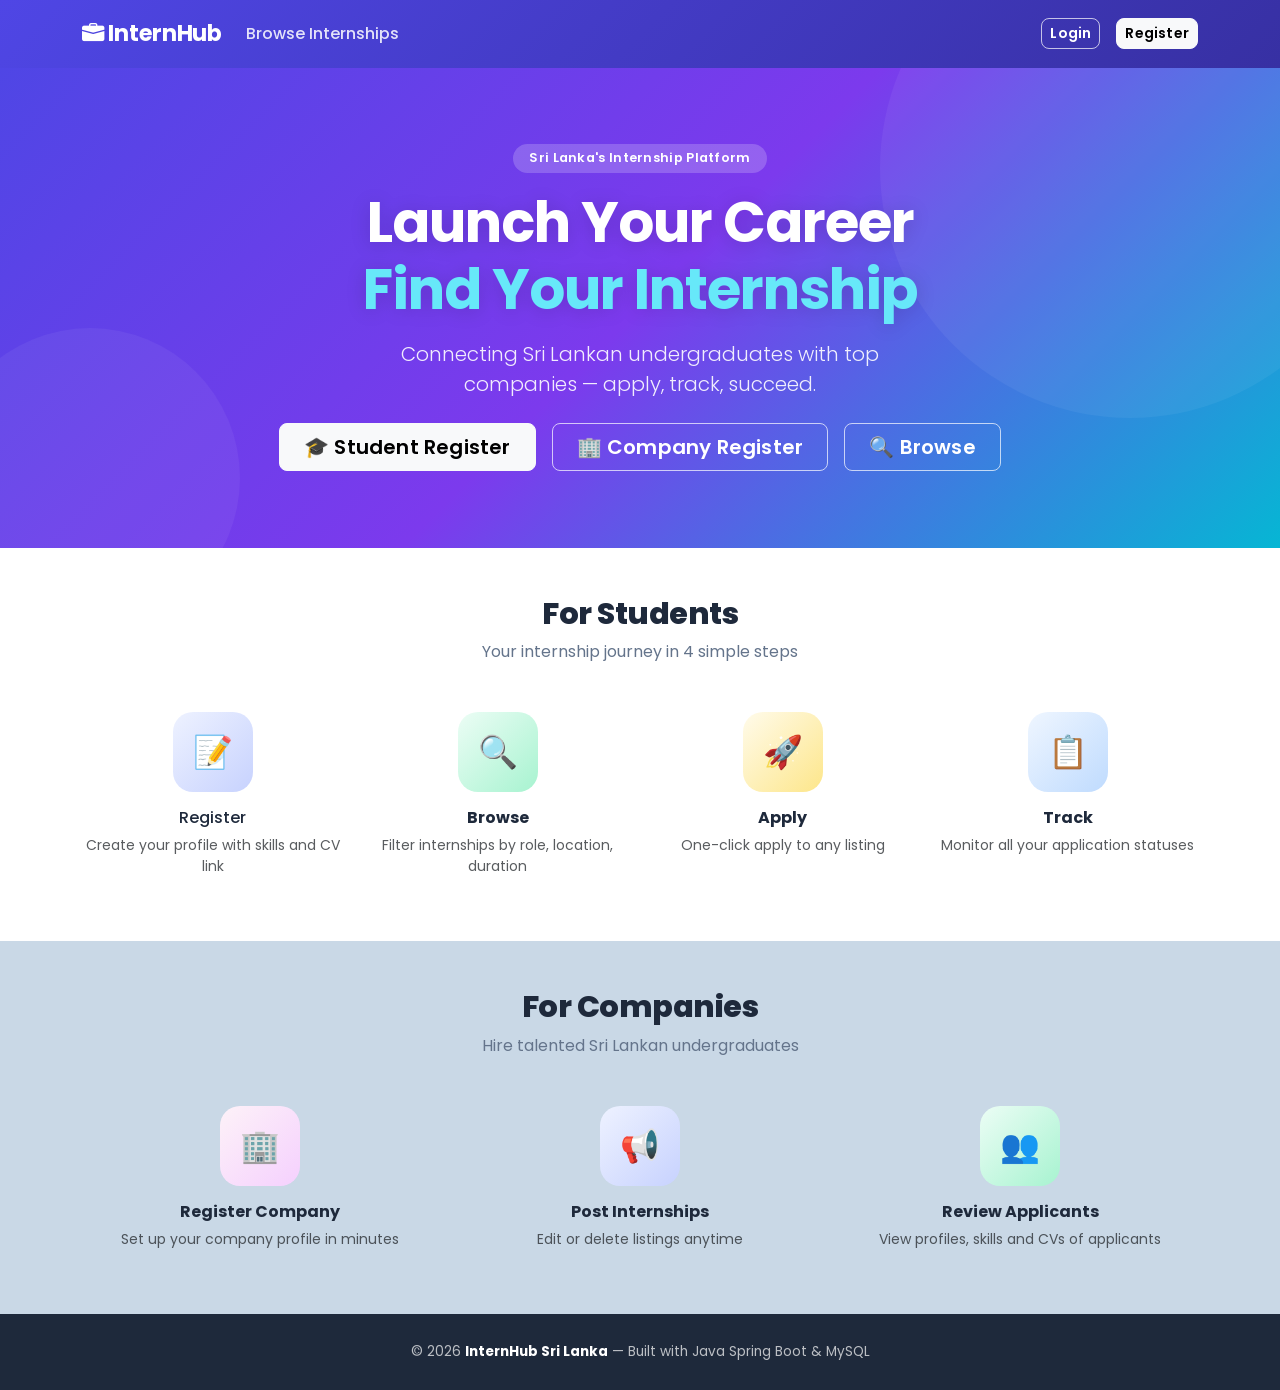
<file: docs/index.html>
<!DOCTYPE html>
<html lang="en">
<head>
    <meta charset="UTF-8">
    <meta name="viewport" content="width=device-width, initial-scale=1.0">
    <title>InternHub Sri Lanka</title>
    <link href="https://cdn.jsdelivr.net/npm/bootstrap@5.3.0/dist/css/bootstrap.min.css" rel="stylesheet">
    <link href="https://cdn.jsdelivr.net/npm/bootstrap-icons@1.10.0/font/bootstrap-icons.css" rel="stylesheet">
    <link href="https://fonts.googleapis.com/css2?family=Poppins:wght@400;500;600;700;800&display=swap" rel="stylesheet">
    <link href="css/style.css" rel="stylesheet">
</head>
<body>

<nav class="navbar navbar-expand-lg navbar-dark" id="mainNav"></nav>

<section class="hero-section text-white text-center">
    <div class="container position-relative" style="z-index:1">
        <div class="py-5">
            <span class="badge mb-3 px-3 py-2" style="background:rgba(255,255,255,0.2); font-size:0.8rem;">
                 Sri Lanka's Internship Platform
            </span>
            <h1 class="display-4 fw-bold mb-3">
                Launch Your Career<br>
                <span style="color:#67E8F9">Find Your Internship</span>
            </h1>
            <p class="lead mb-4" style="opacity:0.9; max-width:500px; margin:0 auto 28px;">
                Connecting Sri Lankan undergraduates with top companies — apply, track, succeed.
            </p>
            <div class="d-flex justify-content-center flex-wrap gap-3" id="heroButtons"></div>
        </div>
    </div>
</section>

<!-- How it works - Students -->
<section class="py-5 bg-white">
    <div class="container">
        <div class="text-center mb-5">
            <h2 class="section-title">For Students</h2>
            <p class="section-subtitle">Your internship journey in 4 simple steps</p>
        </div>
        <div class="row g-4 text-center">
            <div class="col-6 col-md-3 fade-in-up">
                <div class="feature-icon feature-icon-1">📝</div>
                <h6 class="fw-700">Register</h6>
                <p class="text-muted small">Create your profile with skills and CV link</p>
            </div>
            <div class="col-6 col-md-3 fade-in-up">
                <div class="feature-icon feature-icon-2">🔍</div>
                <h6 class="fw-bold">Browse</h6>
                <p class="text-muted small">Filter internships by role, location, duration</p>
            </div>
            <div class="col-6 col-md-3 fade-in-up">
                <div class="feature-icon feature-icon-3">🚀</div>
                <h6 class="fw-bold">Apply</h6>
                <p class="text-muted small">One-click apply to any listing</p>
            </div>
            <div class="col-6 col-md-3 fade-in-up">
                <div class="feature-icon feature-icon-4">📋</div>
                <h6 class="fw-bold">Track</h6>
                <p class="text-muted small">Monitor all your application statuses</p>
            </div>
        </div>
    </div>
</section>

<!-- For Companies -->
<section class="py-5" style="background:#c9d8e6">
    <div class="container">
        <div class="text-center mb-5">
            <h2 class="section-title">For Companies</h2>
            <p class="section-subtitle">Hire talented Sri Lankan undergraduates</p>
        </div>
        <div class="row g-4 text-center">
            <div class="col-md-4 fade-in-up">
                <div class="feature-icon feature-icon-5">🏢</div>
                <h6 class="fw-bold">Register Company</h6>
                <p class="text-muted small">Set up your company profile in minutes</p>
            </div>
            <div class="col-md-4 fade-in-up">
                <div class="feature-icon feature-icon-1">📢</div>
                <h6 class="fw-bold">Post Internships</h6>
                <p class="text-muted small">Edit or delete listings anytime</p>
            </div>
            <div class="col-md-4 fade-in-up">
                <div class="feature-icon feature-icon-2">👥</div>
                <h6 class="fw-bold">Review Applicants</h6>
                <p class="text-muted small">View profiles, skills and CVs of applicants</p>
            </div>
        </div>
    </div>
</section>

<footer class="text-center">
    <div class="container">
        <p class="mb-0">© 2026 <strong style="color:white">InternHub Sri Lanka</strong> — Built with Java Spring Boot &amp; MySQL</p>
    </div>
</footer>

<script src="https://cdn.jsdelivr.net/npm/bootstrap@5.3.0/dist/js/bootstrap.bundle.min.js"></script>
<script src="js/nav.js"></script>
<script>
    const token = localStorage.getItem('token');
    const role  = localStorage.getItem('userRole');
    const heroButtons = document.getElementById('heroButtons');

    if (token && role === 'student') {
        heroButtons.innerHTML = `
            <a href="dashboard.html" class="btn btn-light btn-lg px-4">👤 My Dashboard</a>
            <a href="listings.html" class="btn btn-outline-light btn-lg px-4">🔍 Browse Internships</a>
            <a href="my-applications.html" class="btn btn-outline-light btn-lg px-4">📋 My Applications</a>`;
    } else if (token && role === 'company') {
        heroButtons.innerHTML = `
            <a href="company-dashboard.html" class="btn btn-light btn-lg px-4">🏢 Company Dashboard</a>
            <a href="post-listing.html" class="btn btn-outline-light btn-lg px-4">+ Post Internship</a>`;
    } else {
        heroButtons.innerHTML = `
            <a href="register.html" class="btn btn-light btn-lg px-4">🎓 Student Register</a>
            <a href="register.html" class="btn btn-outline-light btn-lg px-4">🏢 Company Register</a>
            <a href="listings.html" class="btn btn-outline-light btn-lg px-4">🔍 Browse</a>`;
    }
</script>
</body>
</html>
</file>
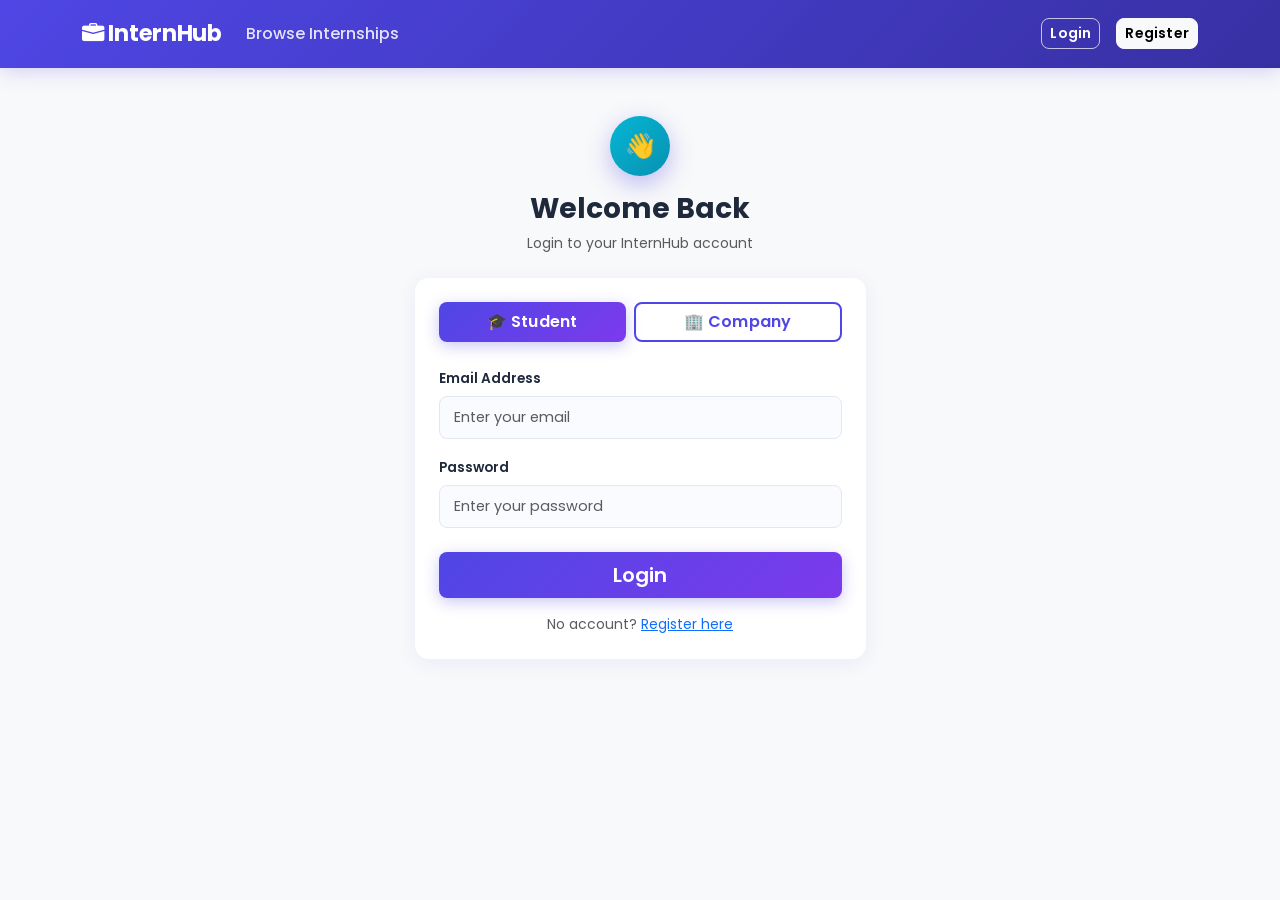
<file: docs/company-dashboard.html>
<!DOCTYPE html>
<html lang="en">
<head>
    <meta charset="UTF-8">
    <meta name="viewport" content="width=device-width, initial-scale=1.0">
    <title>Company Dashboard - InternHub</title>
    <link href="https://cdn.jsdelivr.net/npm/bootstrap@5.3.0/dist/css/bootstrap.min.css" rel="stylesheet">
    <link href="https://cdn.jsdelivr.net/npm/bootstrap-icons@1.10.0/font/bootstrap-icons.css" rel="stylesheet">
    <link href="https://fonts.googleapis.com/css2?family=Poppins:wght@400;500;600;700;800&display=swap" rel="stylesheet">
    <link href="css/style.css" rel="stylesheet">
</head>
<body class="bg-light">

<nav class="navbar navbar-expand-lg navbar-dark bg-primary" id="mainNav"></nav>

<div class="container py-4">

    <div id="loadingSpinner" class="text-center py-5">
        <div class="spinner-border text-primary"></div>
    </div>

    <div id="dashContent" class="d-none">
        <div class="row">

            <!-- Company Profile Card -->
            <div class="col-md-4">
                <div class="card shadow-sm mb-4 text-center p-4">
                    <div class="avatar-circle bg-success text-white mx-auto mb-3">
                        <span id="avatarLetter" class="fs-1 fw-bold"></span>
                    </div>
                    <h5 class="fw-bold" id="companyName"></h5>
                    <p class="text-muted small" id="companyEmail"></p>
                    <span class="badge bg-success">🏢 Company</span>
                    <hr>
                    <div id="companyDetails" class="text-start small">
                        <p><strong>Industry:</strong> <span id="companyIndustry">Not set</span></p>
                        <p><strong>Website:</strong> <span id="companyWebsite">Not set</span></p>
                    </div>
                    <button class="btn btn-outline-success w-100 mt-2" onclick="toggleEdit()">
                        ✏️ Edit Profile
                    </button>
                    <a href="post-listing.html" class="btn btn-primary w-100 mt-2">
                        + Post Internship
                    </a>
                </div>
            </div>

            <!-- Edit Profile + My Listings -->
            <div class="col-md-8">

                <!-- Edit Profile (hidden by default) -->
                <div id="editCard" class="card shadow-sm mb-4 d-none">
                    <div class="card-body p-4">
                        <h6 class="fw-bold mb-3">Edit Company Profile</h6>
                        <div id="editError" class="alert alert-danger d-none"></div>
                        <div id="editSuccess" class="alert alert-success d-none"></div>
                        <div class="mb-3">
                            <label class="form-label fw-semibold">Company Name</label>
                            <input type="text" class="form-control" id="editName">
                        </div>
                        <div class="mb-3">
                            <label class="form-label fw-semibold">Industry</label>
                            <input type="text" class="form-control" id="editIndustry"
                                placeholder="e.g. Information Technology">
                        </div>
                        <div class="mb-4">
                            <label class="form-label fw-semibold">Website</label>
                            <input type="text" class="form-control" id="editWebsite"
                                placeholder="https://yourcompany.com">
                        </div>
                        <div class="d-flex gap-2">
                            <button class="btn btn-success" onclick="updateProfile()">Save</button>
                            <button class="btn btn-outline-secondary" onclick="toggleEdit()">Cancel</button>
                        </div>
                    </div>
                </div>

                <!-- My Listings -->
                <div class="card shadow-sm">
                    <div class="card-body p-4">
                        <div class="d-flex justify-content-between align-items-center mb-3">
                            <h5 class="fw-bold mb-0">My Posted Internships</h5>
                            <a href="post-listing.html" class="btn btn-primary btn-sm">+ Add New</a>
                        </div>
                        <div id="myListingsContainer">
                            <div class="text-center py-3 text-muted">Loading your listings...</div>
                        </div>
                    </div>
                </div>
            </div>
        </div>
    </div>
</div>

<!-- Edit Listing Modal -->
<div class="modal fade" id="editListingModal" tabindex="-1">
    <div class="modal-dialog">
        <div class="modal-content">
            <div class="modal-header">
                <h5 class="modal-title">Edit Internship</h5>
                <button type="button" class="btn-close" data-bs-dismiss="modal"></button>
            </div>
            <div class="modal-body">
                <input type="hidden" id="editListingId">
                <div class="mb-3">
                    <label class="form-label fw-semibold">Title</label>
                    <input type="text" class="form-control" id="editListingTitle">
                </div>
                <div class="mb-3">
                    <label class="form-label fw-semibold">Description</label>
                    <textarea class="form-control" id="editListingDesc" rows="3"></textarea>
                </div>
                <div class="row">
                    <div class="col-6 mb-3">
                        <label class="form-label fw-semibold">Location</label>
                        <input type="text" class="form-control" id="editListingLocation">
                    </div>
                    <div class="col-6 mb-3">
                        <label class="form-label fw-semibold">Duration</label>
                        <input type="text" class="form-control" id="editListingDuration">
                    </div>
                </div>
                <div class="mb-3">
                    <label class="form-label fw-semibold">Deadline</label>
                    <input type="date" class="form-control" id="editListingDeadline">
                </div>
            </div>
            <div class="modal-footer">
                <button class="btn btn-secondary" data-bs-dismiss="modal">Cancel</button>
                <button class="btn btn-primary" onclick="saveListingEdit()">Save Changes</button>
            </div>
        </div>
    </div>
</div>

<!-- Applicants Modal -->
<div class="modal fade" id="applicantsModal" tabindex="-1">
    <div class="modal-dialog modal-lg">
        <div class="modal-content">
            <div class="modal-header">
                <h5 class="modal-title">👥 Applicants</h5>
                <button type="button" class="btn-close" data-bs-dismiss="modal"></button>
            </div>
            <div class="modal-body" id="applicantsBody">
                Loading...
            </div>
        </div>
    </div>
</div>

<script src="https://cdn.jsdelivr.net/npm/bootstrap@5.3.0/dist/js/bootstrap.bundle.min.js"></script>
<script src="js/nav.js"></script>
<script src="js/company.js"></script>
</body>
</html>
</file>
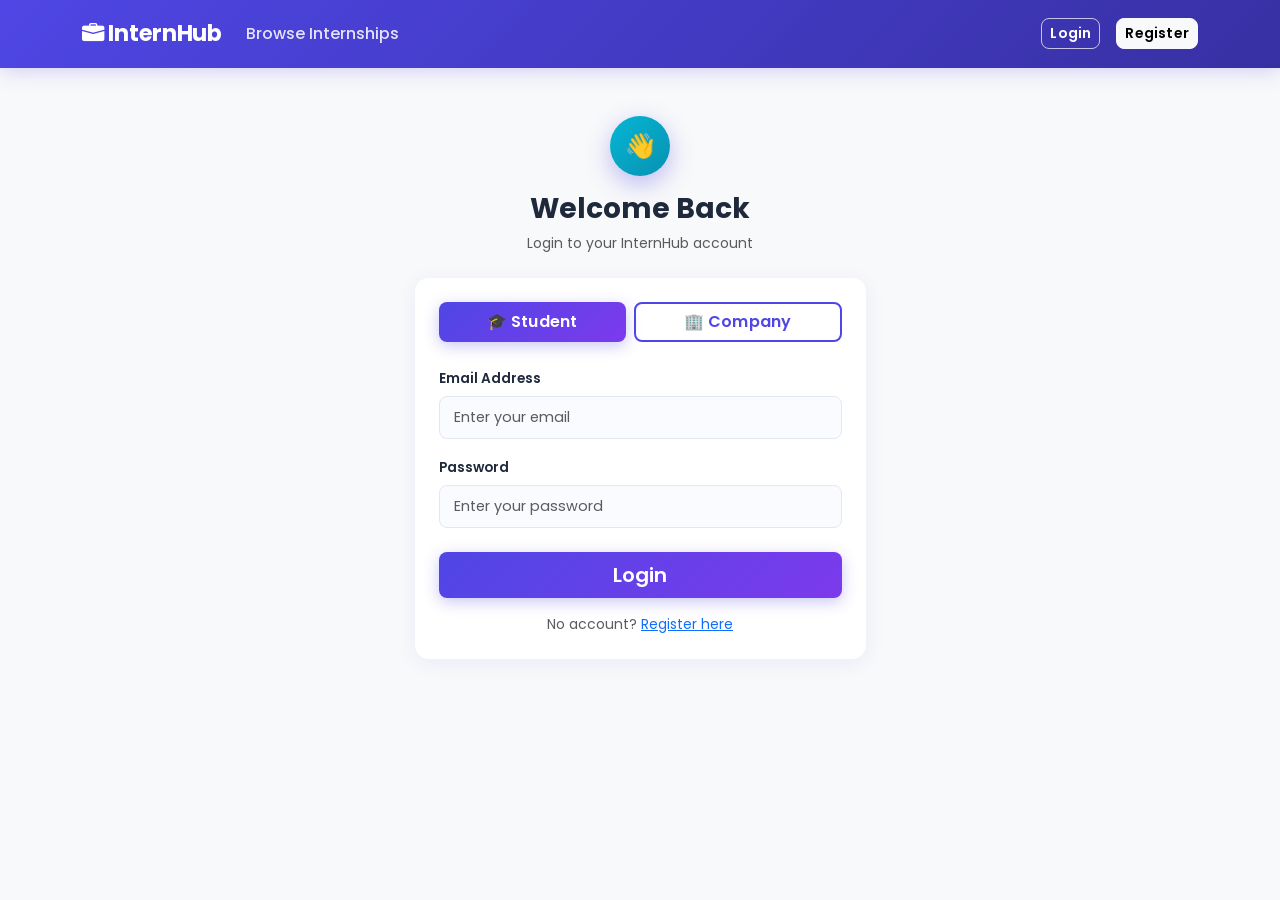
<file: docs/dashboard.html>
<!DOCTYPE html>
<html lang="en">
<head>
    <meta charset="UTF-8">
    <meta name="viewport" content="width=device-width, initial-scale=1.0">
    <title>My Dashboard - InternHub</title>
    <link href="https://cdn.jsdelivr.net/npm/bootstrap@5.3.0/dist/css/bootstrap.min.css" rel="stylesheet">
    <link href="https://cdn.jsdelivr.net/npm/bootstrap-icons@1.10.0/font/bootstrap-icons.css" rel="stylesheet">
    <link href="https://fonts.googleapis.com/css2?family=Poppins:wght@400;500;600;700;800&display=swap" rel="stylesheet">
    <link href="css/style.css" rel="stylesheet">
</head>
<body class="bg-light">

<nav class="navbar navbar-expand-lg navbar-dark" id="mainNav"></nav>

<div id="loadingSpinner" class="text-center py-5 mt-4">
    <div class="spinner-border"></div>
    <p class="mt-3 text-muted">Loading your profile...</p>
</div>

<div id="profileContent" class="d-none">

    <div class="page-header">
        <div class="container">
            <div class="d-flex align-items-center gap-3">
                <div class="avatar-circle" style="width:56px;height:56px;font-size:1.4rem">
                    <span id="avatarLetter"></span>
                </div>
                <div>
                    <h4 id="profileName" class="mb-0"></h4>
                    <p id="profileEmail" class="mb-0"></p>
                </div>
            </div>
        </div>
    </div>

    <div class="container pb-5">
        <div class="row g-4">

            <!-- Left sidebar -->
            <div class="col-md-4">
                <div class="card mb-3">
                    <div class="card-body p-4">
                        <h6 class="fw-bold mb-3" style="color:var(--gray);text-transform:uppercase;font-size:0.75rem;letter-spacing:1px">Quick Links</h6>
                        <a href="listings.html" class="btn btn-primary w-100 mb-2">🔍 Browse Internships</a>
                        <a href="my-applications.html" class="btn btn-outline-primary w-100">📋 My Applications</a>
                    </div>
                </div>
                <div class="card">
                    <div class="card-body p-4 text-center">
                        <span class="badge bg-primary px-3 py-2">🎓 Student</span>
                        <p class="text-muted small mt-3 mb-0">Complete your profile so companies can see your skills when you apply.</p>
                    </div>
                </div>
            </div>

            <!-- Profile Card -->
            <div class="col-md-8">
                <div class="card">
                    <div class="card-body p-4">
                        <div class="d-flex justify-content-between align-items-center mb-4">
                            <h5 class="fw-bold mb-0">My Profile</h5>
                            <button class="btn btn-outline-primary btn-sm" onclick="toggleEdit()">✏️ Edit Profile</button>
                        </div>

                        <!-- View Mode -->
                        <div id="viewMode">
                            <div class="info-row">
                                <span class="info-label">Phone</span>
                                <span class="info-value" id="viewPhone">Not set</span>
                            </div>
                            <div class="info-row">
                                <span class="info-label">Skills</span>
                                <span class="info-value" id="viewSkills">Not set</span>
                            </div>
                            <div class="info-row">
                                <span class="info-label">CV Link</span>
                                <span class="info-value">
                                    <a id="viewCvLink" href="#" target="_blank">Not set</a>
                                </span>
                            </div>
                        </div>

                        <!-- Edit Mode -->
                        <div id="editMode" class="d-none">
                            <div id="updateError" class="alert alert-danger d-none"></div>
                            <div id="updateSuccess" class="alert alert-success d-none"></div>
                            <div class="row g-3">
                                <div class="col-md-6">
                                    <label class="form-label">Full Name</label>
                                    <input type="text" class="form-control" id="editName">
                                </div>
                                <div class="col-md-6">
                                    <label class="form-label">Phone</label>
                                    <input type="text" class="form-control" id="editPhone" placeholder="07X XXX XXXX">
                                </div>
                                <div class="col-12">
                                    <label class="form-label">Skills</label>
                                    <input type="text" class="form-control" id="editSkills"
                                        placeholder="e.g. Java, Spring Boot, MySQL, JavaScript">
                                    <div class="form-text">Separate skills with commas</div>
                                </div>
                                <div class="col-12">
                                    <label class="form-label">CV Link</label>
                                    <input type="text" class="form-control" id="editCvLink"
                                        placeholder="https://drive.google.com/...">
                                </div>
                            </div>
                            <div class="d-flex gap-2 mt-4">
                                <button class="btn btn-primary px-4" onclick="updateProfile()">Save Changes</button>
                                <button class="btn btn-outline-secondary" onclick="toggleEdit()">Cancel</button>
                            </div>
                        </div>

                    </div>
                </div>
            </div>
        </div>
    </div>
</div>

<script src="https://cdn.jsdelivr.net/npm/bootstrap@5.3.0/dist/js/bootstrap.bundle.min.js"></script>
<script src="js/nav.js"></script>
<script src="js/dashboard.js"></script>
</body>
</html>
</file>
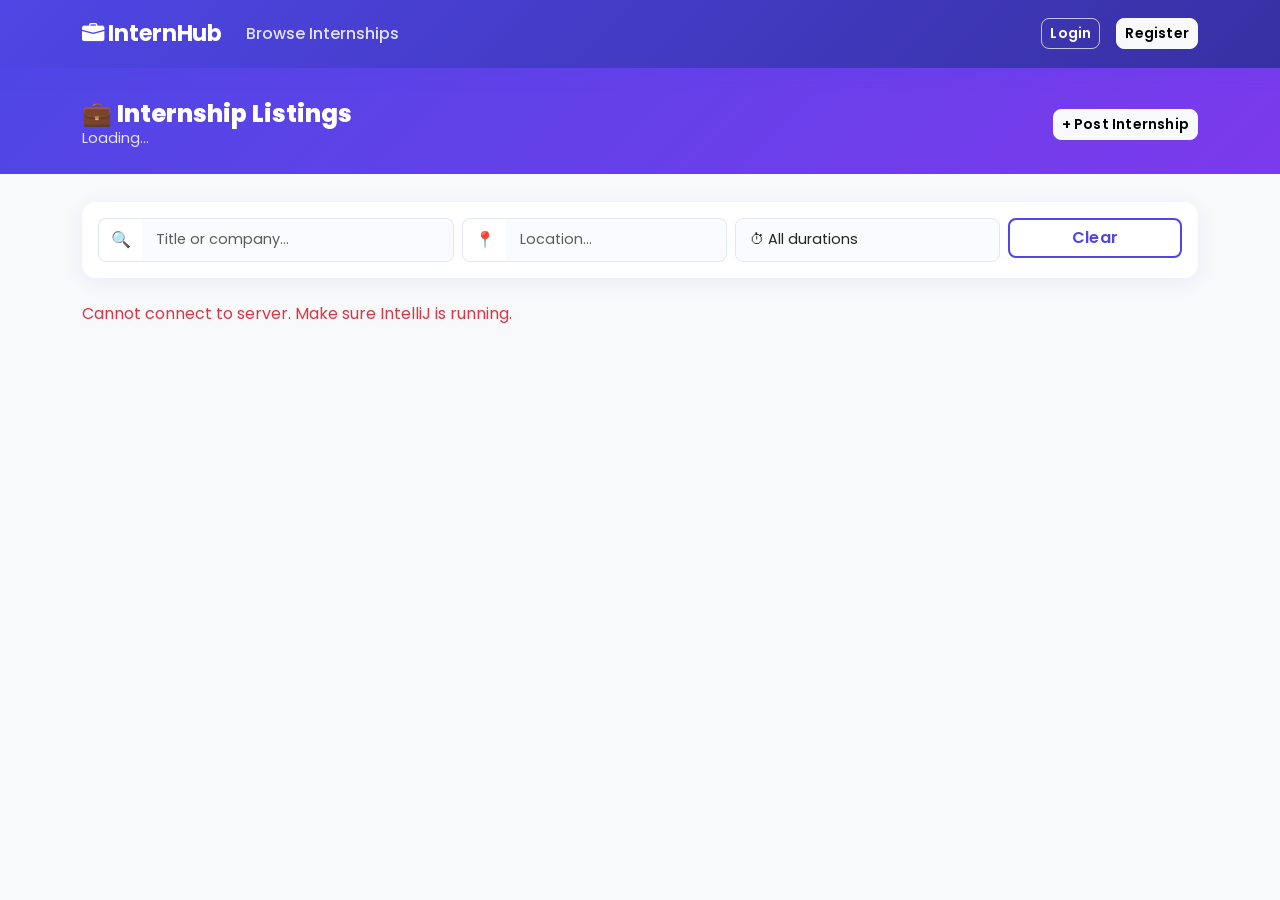
<file: docs/listings.html>
<!DOCTYPE html>
<html lang="en">
<head>
    <meta charset="UTF-8">
    <meta name="viewport" content="width=device-width, initial-scale=1.0">
    <title>Listings - InternHub</title>
    <link href="https://cdn.jsdelivr.net/npm/bootstrap@5.3.0/dist/css/bootstrap.min.css" rel="stylesheet">
    <link href="https://cdn.jsdelivr.net/npm/bootstrap-icons@1.10.0/font/bootstrap-icons.css" rel="stylesheet">
    <link href="https://fonts.googleapis.com/css2?family=Poppins:wght@400;500;600;700;800&display=swap" rel="stylesheet">
    <link href="css/style.css" rel="stylesheet">
</head>
<body class="bg-light">

<nav class="navbar navbar-expand-lg navbar-dark" id="mainNav"></nav>

<div class="page-header">
    <div class="container d-flex justify-content-between align-items-center">
        <div>
            <h4>💼 Internship Listings</h4>
            <p id="listingCount">Loading...</p>
        </div>
        <a href="post-listing.html" class="btn btn-light btn-sm fw-600">+ Post Internship</a>
    </div>
</div>

<div class="container pb-5">

    <!-- Filters -->
    <div class="card mb-4 p-3">
        <div class="row g-2">
            <div class="col-md-4">
                <div class="input-group">
                    <span class="input-group-text">🔍</span>
                    <input type="text" class="form-control" id="searchInput"
                        placeholder="Title or company..." oninput="filterListings()">
                </div>
            </div>
            <div class="col-md-3">
                <div class="input-group">
                    <span class="input-group-text">📍</span>
                    <input type="text" class="form-control" id="locationFilter"
                        placeholder="Location..." oninput="filterListings()">
                </div>
            </div>
            <div class="col-md-3">
                <select class="form-select" id="durationFilter" onchange="filterListings()">
                    <option value="">⏱ All durations</option>
                    <option value="3">3 months</option>
                    <option value="6">6 months</option>
                    <option value="12">12 months</option>
                </select>
            </div>
            <div class="col-md-2">
                <button class="btn btn-outline-primary w-100" onclick="clearFilters()">Clear</button>
            </div>
        </div>
    </div>

    <div id="applyMsg" class="alert d-none mb-3"></div>

    <div id="loadingSpinner" class="text-center py-5">
        <div class="spinner-border"></div>
        <p class="mt-3 text-muted fw-500">Finding internships...</p>
    </div>

    <div id="noResults" class="empty-state d-none">
        <div class="empty-icon">🔍</div>
        <h5>No internships found</h5>
        <p>Try different keywords or clear the filters</p>
        <button class="btn btn-outline-primary" onclick="clearFilters()">Clear Filters</button>
    </div>

    <div class="row g-3" id="listingsContainer"></div>
</div>

<script src="https://cdn.jsdelivr.net/npm/bootstrap@5.3.0/dist/js/bootstrap.bundle.min.js"></script>
<script src="js/nav.js"></script>
<script src="js/listings.js"></script>
</body>
</html>
</file>
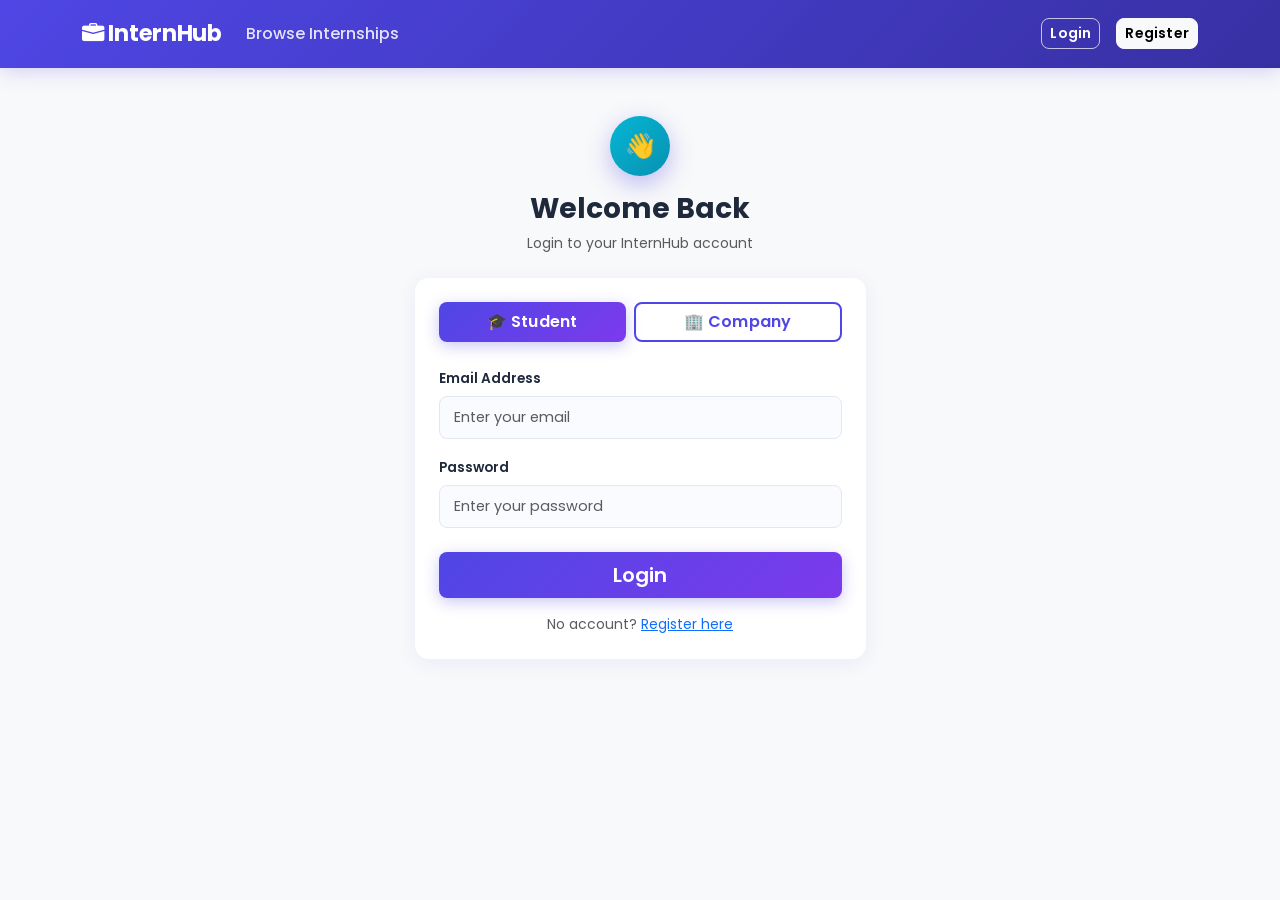
<file: docs/login.html>
<!DOCTYPE html>
<html lang="en">
<head>
    <meta charset="UTF-8">
    <meta name="viewport" content="width=device-width, initial-scale=1.0">
    <title>Login - InternHub</title>
    <link href="https://cdn.jsdelivr.net/npm/bootstrap@5.3.0/dist/css/bootstrap.min.css" rel="stylesheet">
    <link href="https://cdn.jsdelivr.net/npm/bootstrap-icons@1.10.0/font/bootstrap-icons.css" rel="stylesheet">
    <link href="https://fonts.googleapis.com/css2?family=Poppins:wght@400;500;600;700;800&display=swap" rel="stylesheet">
    <link href="css/style.css" rel="stylesheet">
</head>
<body class="bg-light">

<nav class="navbar navbar-expand-lg navbar-dark" id="mainNav"></nav>

<div class="container py-5">
    <div class="row justify-content-center">
        <div class="col-md-5">

            <div class="text-center mb-4">
                <div class="avatar-circle mx-auto mb-3" style="width:60px;height:60px;font-size:1.5rem;background:linear-gradient(135deg,var(--cyan),#0891B2)">👋</div>
                <h3 class="fw-bold">Welcome Back</h3>
                <p class="text-muted small">Login to your InternHub account</p>
            </div>

            <div class="card p-4">
                <div class="d-flex gap-2 mb-4">
                    <button class="btn btn-primary flex-fill" id="studentBtn" onclick="selectRole('student')">
                        🎓 Student
                    </button>
                    <button class="btn btn-outline-primary flex-fill" id="companyBtn" onclick="selectRole('company')">
                        🏢 Company
                    </button>
                </div>

                <div id="errorMsg" class="alert alert-danger d-none"></div>

                <div class="mb-3">
                    <label class="form-label">Email Address</label>
                    <input type="email" class="form-control" id="email" placeholder="Enter your email">
                </div>
                <div class="mb-4">
                    <label class="form-label">Password</label>
                    <input type="password" class="form-control" id="password" placeholder="Enter your password">
                </div>

                <button class="btn btn-primary w-100 btn-lg" onclick="login()">Login</button>
                <p class="text-center mt-3 mb-0 text-muted small">
                    No account? <a href="register.html" class="fw-600">Register here</a>
                </p>
            </div>
        </div>
    </div>
</div>

<script src="https://cdn.jsdelivr.net/npm/bootstrap@5.3.0/dist/js/bootstrap.bundle.min.js"></script>
<script src="js/nav.js"></script>
<script src="js/auth.js"></script>
</body>
</html>
</file>
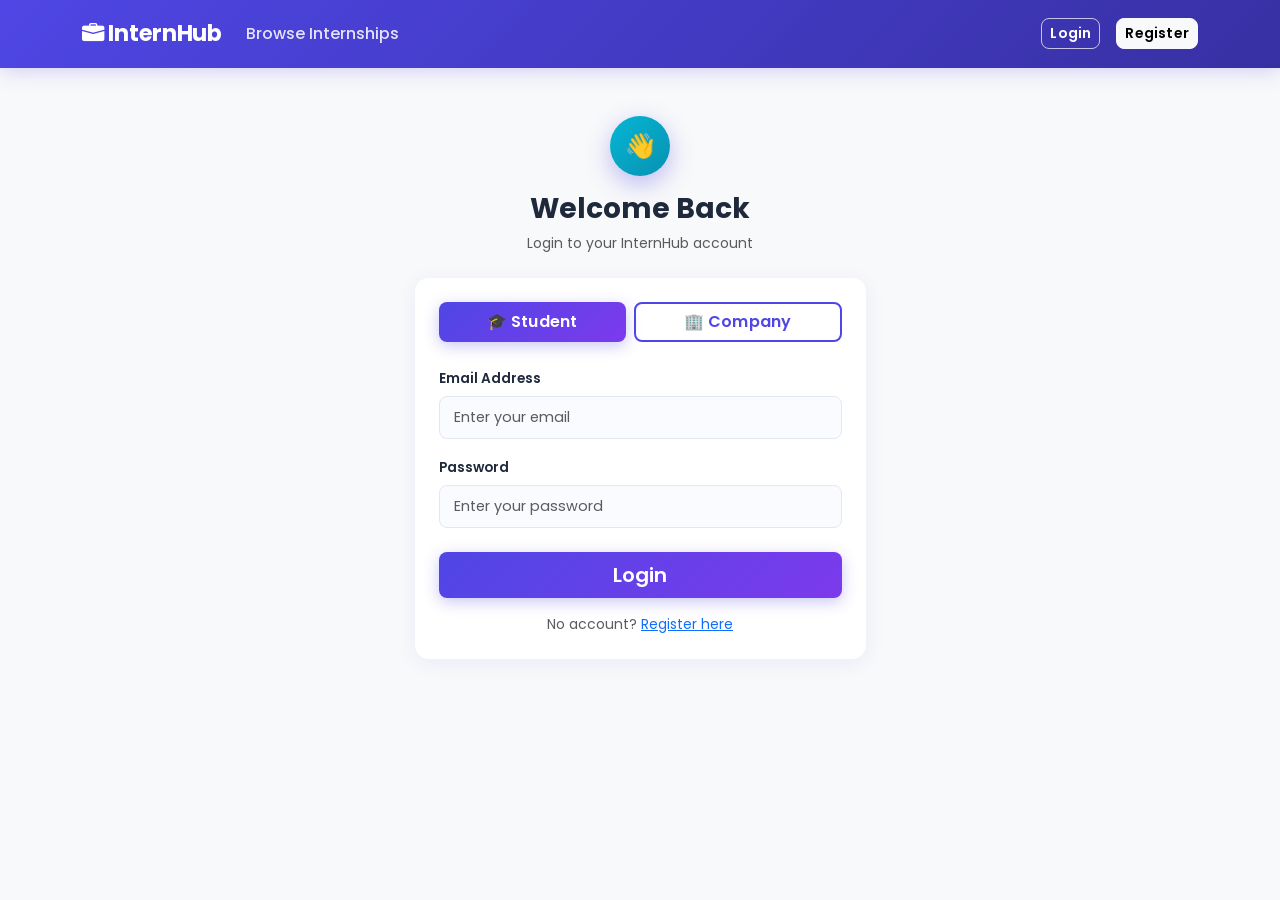
<file: docs/my-applications.html>
<!DOCTYPE html>
<html lang="en">
<head>
    <meta charset="UTF-8">
    <meta name="viewport" content="width=device-width, initial-scale=1.0">
    <title>My Applications - InternHub</title>
    <link href="https://cdn.jsdelivr.net/npm/bootstrap@5.3.0/dist/css/bootstrap.min.css" rel="stylesheet">
    <link href="https://cdn.jsdelivr.net/npm/bootstrap-icons@1.10.0/font/bootstrap-icons.css" rel="stylesheet">
    <link href="https://fonts.googleapis.com/css2?family=Poppins:wght@400;500;600;700;800&display=swap" rel="stylesheet">
    <link href="css/style.css" rel="stylesheet">
</head>
<body class="bg-light">

<nav class="navbar navbar-expand-lg navbar-dark" id="mainNav"></nav>

<div class="page-header">
    <div class="container">
        <h4>📋 My Applications</h4>
        <p>Track all your internship applications</p>
    </div>
</div>

<div class="container pb-5">

    <div id="loadingSpinner" class="text-center py-5">
        <div class="spinner-border"></div>
        <p class="mt-3 text-muted">Loading your applications...</p>
    </div>

    <div id="noApps" class="empty-state d-none">
        <div class="empty-icon">📭</div>
        <h5>No applications yet</h5>
        <p>Browse internships and hit Apply Now to get started</p>
        <a href="listings.html" class="btn btn-primary mt-2">🔍 Browse Internships</a>
    </div>

    <div class="row g-3 fade-in-up" id="appsContainer"></div>
</div>

<script src="https://cdn.jsdelivr.net/npm/bootstrap@5.3.0/dist/js/bootstrap.bundle.min.js"></script>
<script src="js/nav.js"></script>
<script src="js/applications.js"></script>
</body>
</html>
</file>
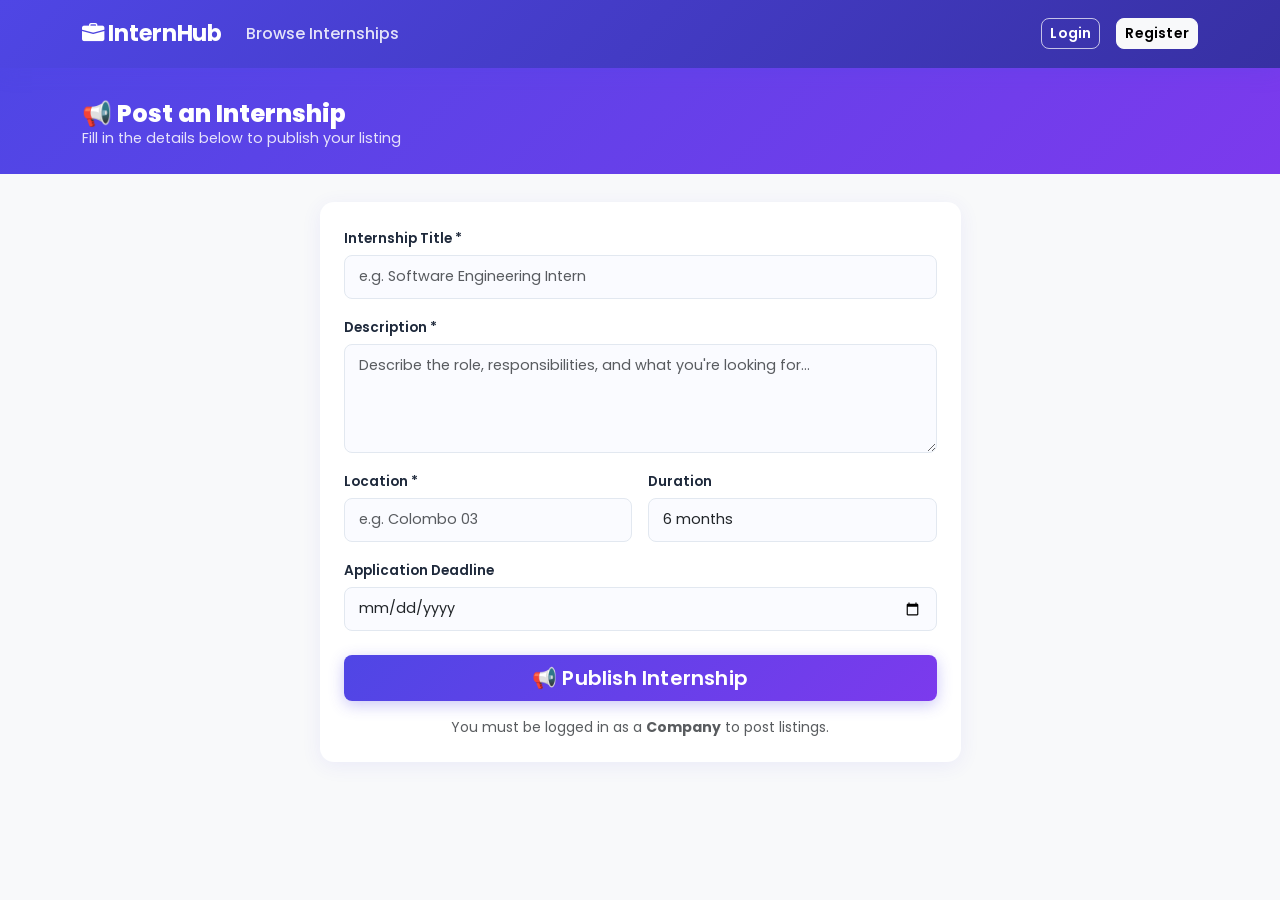
<file: docs/post-listing.html>
<!DOCTYPE html>
<html lang="en">
<head>
    <meta charset="UTF-8">
    <meta name="viewport" content="width=device-width, initial-scale=1.0">
    <title>Post Internship - InternHub</title>
    <link href="https://cdn.jsdelivr.net/npm/bootstrap@5.3.0/dist/css/bootstrap.min.css" rel="stylesheet">
    <link href="https://cdn.jsdelivr.net/npm/bootstrap-icons@1.10.0/font/bootstrap-icons.css" rel="stylesheet">
    <link href="https://fonts.googleapis.com/css2?family=Poppins:wght@400;500;600;700;800&display=swap" rel="stylesheet">
    <link href="css/style.css" rel="stylesheet">
</head>
<body class="bg-light">

<nav class="navbar navbar-expand-lg navbar-dark" id="mainNav"></nav>

<div class="page-header">
    <div class="container">
        <h4>📢 Post an Internship</h4>
        <p>Fill in the details below to publish your listing</p>
    </div>
</div>

<div class="container pb-5">
    <div class="row justify-content-center">
        <div class="col-md-7">
            <div class="card p-4">
                <div id="errorMsg"   class="alert alert-danger d-none"></div>
                <div id="successMsg" class="alert alert-success d-none"></div>

                <div class="mb-3">
                    <label class="form-label">Internship Title *</label>
                    <input type="text" class="form-control" id="title"
                        placeholder="e.g. Software Engineering Intern">
                </div>
                <div class="mb-3">
                    <label class="form-label">Description *</label>
                    <textarea class="form-control" id="description" rows="4"
                        placeholder="Describe the role, responsibilities, and what you're looking for..."></textarea>
                </div>
                <div class="row g-3 mb-3">
                    <div class="col-md-6">
                        <label class="form-label">Location *</label>
                        <input type="text" class="form-control" id="location"
                            placeholder="e.g. Colombo 03">
                    </div>
                    <div class="col-md-6">
                        <label class="form-label">Duration</label>
                        <select class="form-select" id="duration">
                            <option value="3 months">3 months</option>
                            <option value="6 months" selected>6 months</option>
                            <option value="12 months">12 months</option>
                            <option value="Flexible">Flexible</option>
                        </select>
                    </div>
                </div>
                <div class="mb-4">
                    <label class="form-label">Application Deadline</label>
                    <input type="date" class="form-control" id="deadline">
                </div>

                <button class="btn btn-primary w-100 btn-lg" onclick="postListing()">
                    📢 Publish Internship
                </button>
                <p class="text-muted small text-center mt-3 mb-0">
                    You must be logged in as a <strong>Company</strong> to post listings.
                </p>
            </div>
        </div>
    </div>
</div>

<script src="https://cdn.jsdelivr.net/npm/bootstrap@5.3.0/dist/js/bootstrap.bundle.min.js"></script>
<script src="js/nav.js"></script>
<script src="js/listings.js"></script>
</body>
</html>
</file>
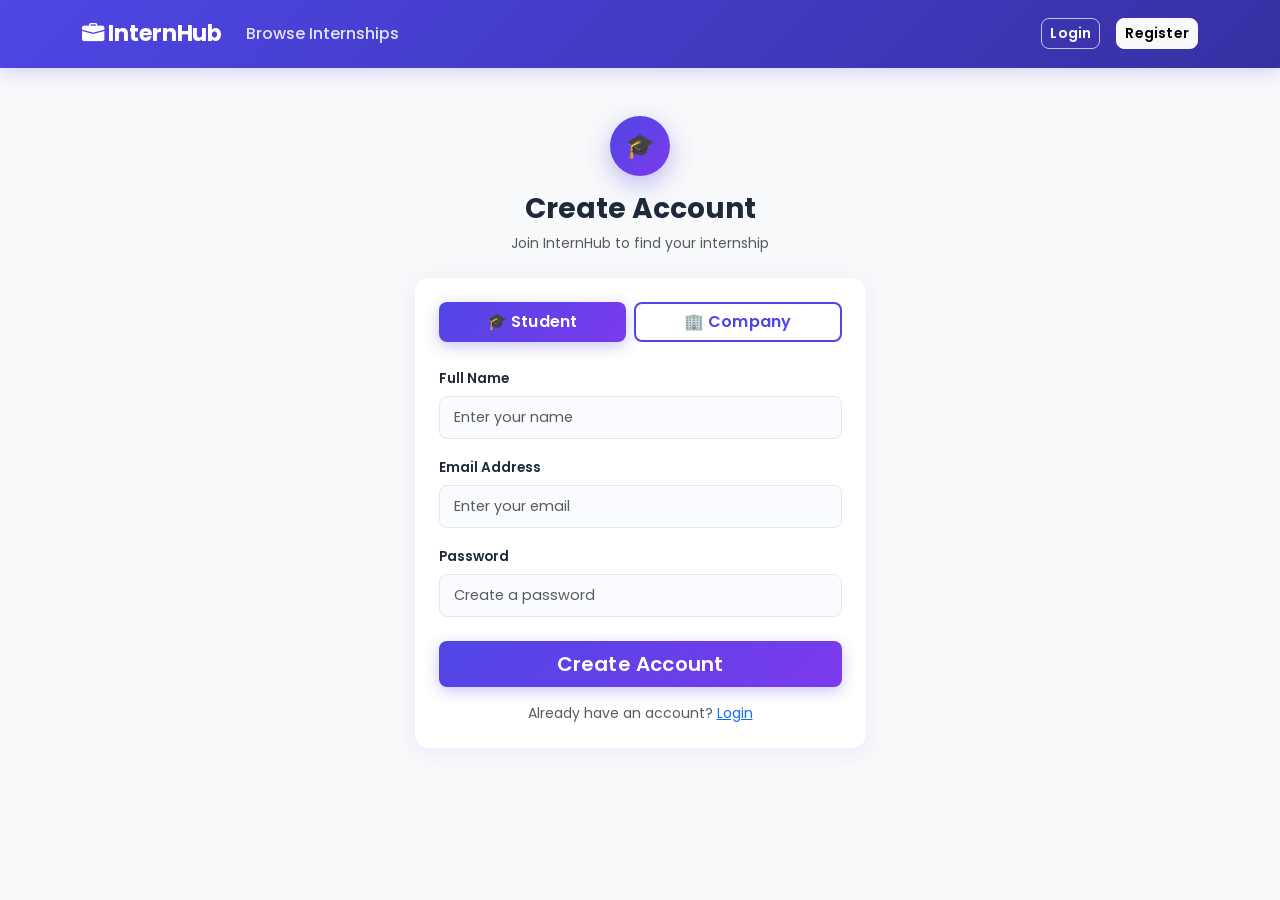
<file: docs/register.html>
<!DOCTYPE html>
<html lang="en">
<head>
    <meta charset="UTF-8">
    <meta name="viewport" content="width=device-width, initial-scale=1.0">
    <title>Register - InternHub</title>
    <link href="https://cdn.jsdelivr.net/npm/bootstrap@5.3.0/dist/css/bootstrap.min.css" rel="stylesheet">
    <link href="https://cdn.jsdelivr.net/npm/bootstrap-icons@1.10.0/font/bootstrap-icons.css" rel="stylesheet">
    <link href="https://fonts.googleapis.com/css2?family=Poppins:wght@400;500;600;700;800&display=swap" rel="stylesheet">
    <link href="css/style.css" rel="stylesheet">
</head>
<body class="bg-light">

<nav class="navbar navbar-expand-lg navbar-dark" id="mainNav"></nav>

<div class="container py-5">
    <div class="row justify-content-center">
        <div class="col-md-5">

            <div class="text-center mb-4">
                <div class="avatar-circle mx-auto mb-3" style="width:60px;height:60px;font-size:1.5rem">🎓</div>
                <h3 class="fw-bold">Create Account</h3>
                <p class="text-muted small">Join InternHub to find your internship</p>
            </div>

            <div class="card p-4">
                <div class="d-flex gap-2 mb-4">
                    <button class="btn btn-primary flex-fill" id="studentBtn" onclick="selectRole('student')">
                        🎓 Student
                    </button>
                    <button class="btn btn-outline-primary flex-fill" id="companyBtn" onclick="selectRole('company')">
                        🏢 Company
                    </button>
                </div>

                <div id="errorMsg"   class="alert alert-danger d-none"></div>
                <div id="successMsg" class="alert alert-success d-none"></div>

                <div class="mb-3">
                    <label class="form-label" id="nameLabel">Full Name</label>
                    <input type="text" class="form-control" id="name" placeholder="Enter your name">
                </div>
                <div class="mb-3">
                    <label class="form-label">Email Address</label>
                    <input type="email" class="form-control" id="email" placeholder="Enter your email">
                </div>
                <div class="mb-4">
                    <label class="form-label">Password</label>
                    <input type="password" class="form-control" id="password" placeholder="Create a password">
                </div>

                <button class="btn btn-primary w-100 btn-lg" onclick="register()">Create Account</button>
                <p class="text-center mt-3 mb-0 text-muted small">
                    Already have an account? <a href="login.html" class="fw-600">Login</a>
                </p>
            </div>
        </div>
    </div>
</div>

<script src="https://cdn.jsdelivr.net/npm/bootstrap@5.3.0/dist/js/bootstrap.bundle.min.js"></script>
<script src="js/nav.js"></script>
<script src="js/auth.js"></script>
</body>
</html>
</file>
<file: docs/css/style.css>
/* INTERNHUB — Global Design System */

:root {
  --primary:        #4F46E5;
  --primary-dark:   #3730A3;
  --primary-light:  #EEF2FF;
  --cyan:           #06B6D4;
  --amber:          #F59E0B;
  --emerald:        #10B981;
  --danger:         #EF4444;
  --dark:           #1E293B;
  --gray:           #64748B;
  --light-gray:     #F1F5F9;
  --white:          #FFFFFF;
  --card-shadow:    0 4px 20px rgba(79, 70, 229, 0.08);
  --card-shadow-hover: 0 12px 40px rgba(79, 70, 229, 0.18);
  --radius:         14px;
  --radius-sm:      8px;
  --transition:     all 0.25s ease;
}

/* ── Base ── */
* { box-sizing: border-box; }

body {
  font-family: 'Poppins', system-ui, -apple-system, sans-serif;
  background: #F8FAFC;
  color: var(--dark);
  margin: 0;
}

/* ── Navbar ── */
.navbar {
  background: linear-gradient(135deg, var(--primary) 0%, var(--primary-dark) 100%) !important;
  box-shadow: 0 2px 20px rgba(79,70,229,0.25);
  padding: 12px 0;
}

.navbar-brand {
  font-size: 1.4rem;
  font-weight: 700;
  letter-spacing: -0.3px;
  color: white !important;
}

.nav-link { color: rgba(255,255,255,0.85) !important; font-weight: 500; }
.nav-link:hover { color: white !important; }

/* ── Hero Section ── */
.hero-section {
  background: linear-gradient(135deg, var(--primary) 0%, #7C3AED 50%, var(--cyan) 100%);
  min-height: 480px;
  display: flex;
  align-items: center;
  position: relative;
  overflow: hidden;
}

.hero-section::before {
  content: '';
  position: absolute;
  width: 500px;
  height: 500px;
  background: rgba(255,255,255,0.05);
  border-radius: 50%;
  top: -150px;
  right: -100px;
  animation: float 8s ease-in-out infinite;
}

.hero-section::after {
  content: '';
  position: absolute;
  width: 300px;
  height: 300px;
  background: rgba(255,255,255,0.05);
  border-radius: 50%;
  bottom: -80px;
  left: -60px;
  animation: float 6s ease-in-out infinite reverse;
}

@keyframes float {
  0%, 100% { transform: translateY(0px); }
  50%       { transform: translateY(-20px); }
}

.hero-section h1 {
  font-weight: 800;
  letter-spacing: -1px;
  text-shadow: 0 2px 20px rgba(0,0,0,0.15);
}

/* ── Buttons ── */
.btn {
  font-family: 'Poppins', sans-serif;
  font-weight: 600;
  border-radius: var(--radius-sm);
  transition: var(--transition);
  letter-spacing: 0.2px;
}

.btn-primary {
  background: linear-gradient(135deg, var(--primary), #7C3AED);
  border: none;
  box-shadow: 0 4px 15px rgba(79,70,229,0.3);
}

.btn-primary:hover {
  background: linear-gradient(135deg, var(--primary-dark), #6D28D9);
  transform: translateY(-2px);
  box-shadow: 0 8px 25px rgba(79,70,229,0.4);
}

.btn-primary:active { transform: translateY(0); }

.btn-success {
  background: linear-gradient(135deg, var(--emerald), #059669);
  border: none;
}

.btn-success:hover {
  transform: translateY(-2px);
  box-shadow: 0 8px 20px rgba(16,185,129,0.3);
}

.btn-outline-primary {
  border: 2px solid var(--primary);
  color: var(--primary);
  font-weight: 600;
}

.btn-outline-primary:hover {
  background: var(--primary);
  border-color: var(--primary);
  transform: translateY(-2px);
}

.btn-outline-light {
  border: 1.5px solid rgba(255,255,255,0.7);
  color: white;
}

.btn-outline-light:hover {
  background: rgba(255,255,255,0.15);
  border-color: white;
  color: white;
  transform: translateY(-1px);
}

.btn-outline-danger:hover { transform: translateY(-1px); }
.btn-outline-info:hover   { transform: translateY(-1px); }

/* ── Cards ── */
.card {
  border: none;
  border-radius: var(--radius);
  box-shadow: var(--card-shadow);
  transition: var(--transition);
  background: var(--white);
}

.card:hover { box-shadow: var(--card-shadow-hover); }

/* ── Listing Cards ── */
.listing-card {
  border-radius: var(--radius) !important;
  transition: var(--transition) !important;
  border-left: 4px solid var(--primary) !important;
  position: relative;
  overflow: hidden;
}

.listing-card::before {
  content: '';
  position: absolute;
  top: 0; left: 0; right: 0;
  height: 3px;
  background: linear-gradient(90deg, var(--primary), var(--cyan));
  opacity: 0;
  transition: var(--transition);
}

.listing-card:hover {
  transform: translateY(-6px) !important;
  box-shadow: var(--card-shadow-hover) !important;
  border-left-color: var(--cyan) !important;
}

.listing-card:hover::before { opacity: 1; }

/* ── Form Controls ── */
.form-control, .form-select {
  font-family: 'Poppins', sans-serif;
  border: 1.5px solid #E2E8F0;
  border-radius: var(--radius-sm);
  padding: 10px 14px;
  font-size: 0.9rem;
  transition: var(--transition);
  background: #FAFBFF;
}

.form-control:focus, .form-select:focus {
  border-color: var(--primary);
  box-shadow: 0 0 0 3px rgba(79,70,229,0.12);
  background: white;
}

.form-label {
  font-weight: 600;
  font-size: 0.85rem;
  color: var(--dark);
  margin-bottom: 6px;
}

/* ── Badges ── */
.badge {
  font-family: 'Poppins', sans-serif;
  font-weight: 600;
  border-radius: 20px;
  padding: 5px 12px;
  font-size: 0.75rem;
  letter-spacing: 0.3px;
}

.badge.bg-primary {
  background: linear-gradient(135deg, var(--primary), #7C3AED) !important;
}

.badge.bg-success {
  background: linear-gradient(135deg, var(--emerald), #059669) !important;
}

.badge.bg-warning {
  background: linear-gradient(135deg, var(--amber), #D97706) !important;
}

/* ── Avatar Circle ── */
.avatar-circle {
  width: 90px;
  height: 90px;
  border-radius: 50%;
  display: flex;
  align-items: center;
  justify-content: center;
  background: linear-gradient(135deg, var(--primary), #7C3AED);
  box-shadow: 0 8px 25px rgba(79,70,229,0.35);
  font-size: 2.2rem;
  font-weight: 800;
  color: white;
}

/* ── Feature Icons (landing page) ── */
.feature-icon {
  width: 80px;
  height: 80px;
  border-radius: 20px;
  display: flex;
  align-items: center;
  justify-content: center;
  margin: 0 auto 16px;
  font-size: 2rem;
  transition: var(--transition);
}

.feature-icon:hover { transform: translateY(-4px) scale(1.05); }

.feature-icon-1 { background: linear-gradient(135deg, #EEF2FF, #C7D2FE); }
.feature-icon-2 { background: linear-gradient(135deg, #ECFDF5, #A7F3D0); }
.feature-icon-3 { background: linear-gradient(135deg, #FFFBEB, #FDE68A); }
.feature-icon-4 { background: linear-gradient(135deg, #EFF6FF, #BFDBFE); }
.feature-icon-5 { background: linear-gradient(135deg, #FDF2F8, #F5D0FE); }

/* ── Section Titles ── */
.section-title {
  font-weight: 800;
  font-size: 1.9rem;
  letter-spacing: -0.5px;
  color: var(--dark);
}

.section-subtitle {
  color: var(--gray);
  font-size: 1rem;
  font-weight: 400;
}

/* ── Stats/Info Pills ── */
.info-pill {
  display: inline-flex;
  align-items: center;
  gap: 5px;
  background: var(--light-gray);
  border-radius: 20px;
  padding: 4px 12px;
  font-size: 0.8rem;
  font-weight: 500;
  color: var(--gray);
}

/* ── Alert Styling ── */
.alert {
  border: none;
  border-radius: var(--radius-sm);
  font-size: 0.9rem;
  font-weight: 500;
}

.alert-danger  { background: #FEF2F2; color: #991B1B; }
.alert-success { background: #ECFDF5; color: #065F46; }
.alert-warning { background: #FFFBEB; color: #92400E; }

/* ── Spinner ── */
.spinner-border {
  width: 2.5rem;
  height: 2.5rem;
  color: var(--primary) !important;
  border-width: 3px;
}

/* ── Page Header Strip ── */
.page-header {
  background: linear-gradient(135deg, var(--primary) 0%, #7C3AED 100%);
  color: white;
  padding: 32px 0 24px;
  margin-bottom: 28px;
}

.page-header h4 { font-weight: 800; margin: 0; }
.page-header p  { margin: 0; opacity: 0.85; font-size: 0.9rem; }

/* ── Input Group Icon ── */
.input-group-text {
  background: white;
  border: 1.5px solid #E2E8F0;
  border-right: none;
  border-radius: var(--radius-sm) 0 0 var(--radius-sm);
  color: var(--gray);
}

.input-group .form-control {
  border-left: none;
  border-radius: 0 var(--radius-sm) var(--radius-sm) 0;
}

.input-group:focus-within .input-group-text {
  border-color: var(--primary);
}

.input-group:focus-within .form-control {
  border-color: var(--primary);
}

/* ── Dashboard Stat Cards ── */
.stat-card {
  border-radius: var(--radius);
  padding: 20px 24px;
  color: white;
  font-weight: 600;
}

.stat-card .stat-num  { font-size: 2.2rem; font-weight: 800; line-height: 1; }
.stat-card .stat-label { font-size: 0.85rem; opacity: 0.85; margin-top: 4px; }

.stat-card-1 { background: linear-gradient(135deg, var(--primary), #7C3AED); }
.stat-card-2 { background: linear-gradient(135deg, var(--cyan), #0891B2); }
.stat-card-3 { background: linear-gradient(135deg, var(--emerald), #059669); }

/* ── Profile Info Row ── */
.info-row {
  display: flex;
  padding: 14px 0;
  border-bottom: 1px solid #F1F5F9;
}

.info-row:last-child { border-bottom: none; }

.info-row .info-label {
  width: 130px;
  font-size: 0.8rem;
  font-weight: 700;
  text-transform: uppercase;
  letter-spacing: 0.5px;
  color: var(--gray);
  flex-shrink: 0;
  padding-top: 2px;
}

.info-row .info-value {
  color: var(--dark);
  font-weight: 500;
  font-size: 0.9rem;
}

/* ── Skill Tags ── */
.skill-tag {
  display: inline-block;
  background: var(--primary-light);
  color: var(--primary);
  border-radius: 20px;
  padding: 3px 12px;
  font-size: 0.78rem;
  font-weight: 600;
  margin: 2px;
}

/* ── Listing Detail in Company Dashboard ── */
.listing-row {
  border: 1.5px solid #E2E8F0;
  border-radius: var(--radius-sm);
  padding: 16px;
  margin-bottom: 12px;
  transition: var(--transition);
  background: white;
}

.listing-row:hover {
  border-color: var(--primary);
  box-shadow: 0 4px 15px rgba(79,70,229,0.1);
}

/* ── Empty State ── */
.empty-state {
  text-align: center;
  padding: 60px 20px;
  color: var(--gray);
}

.empty-state .empty-icon { font-size: 4rem; margin-bottom: 16px; }
.empty-state h5 { font-weight: 700; color: var(--dark); }

/* ── Footer ── */
footer {
  background: var(--dark) !important;
  color: rgba(255,255,255,0.7);
  padding: 28px 0;
  font-size: 0.85rem;
}

/* ── Scrollbar (Webkit) ── */
::-webkit-scrollbar       { width: 6px; }
::-webkit-scrollbar-track { background: #F1F5F9; }
::-webkit-scrollbar-thumb { background: #CBD5E1; border-radius: 10px; }
::-webkit-scrollbar-thumb:hover { background: var(--primary); }

/* ── Animations ── */
@keyframes fadeInUp {
  from { opacity: 0; transform: translateY(20px); }
  to   { opacity: 1; transform: translateY(0); }
}

.fade-in-up {
  animation: fadeInUp 0.5s ease forwards;
}

.fade-in-up:nth-child(1) { animation-delay: 0.05s; }
.fade-in-up:nth-child(2) { animation-delay: 0.10s; }
.fade-in-up:nth-child(3) { animation-delay: 0.15s; }
.fade-in-up:nth-child(4) { animation-delay: 0.20s; }
.fade-in-up:nth-child(5) { animation-delay: 0.25s; }
.fade-in-up:nth-child(6) { animation-delay: 0.30s; }

/* ── Reduced Motion ── */
@media (prefers-reduced-motion: reduce) {
  *, *::before, *::after { animation: none !important; transition: none !important; }
}

/* ── Mobile ── */
@media (max-width: 768px) {
  .hero-section        { min-height: 360px; padding: 40px 0; }
  .hero-section h1     { font-size: 1.8rem; }
  .section-title       { font-size: 1.5rem; }
  .avatar-circle       { width: 70px; height: 70px; font-size: 1.8rem; }
  .page-header         { padding: 20px 0 16px; }
  .listing-card:hover  { transform: translateY(-3px) !important; }
  .info-row            { flex-direction: column; gap: 4px; }
  .info-row .info-label { width: auto; }
}
</file>
